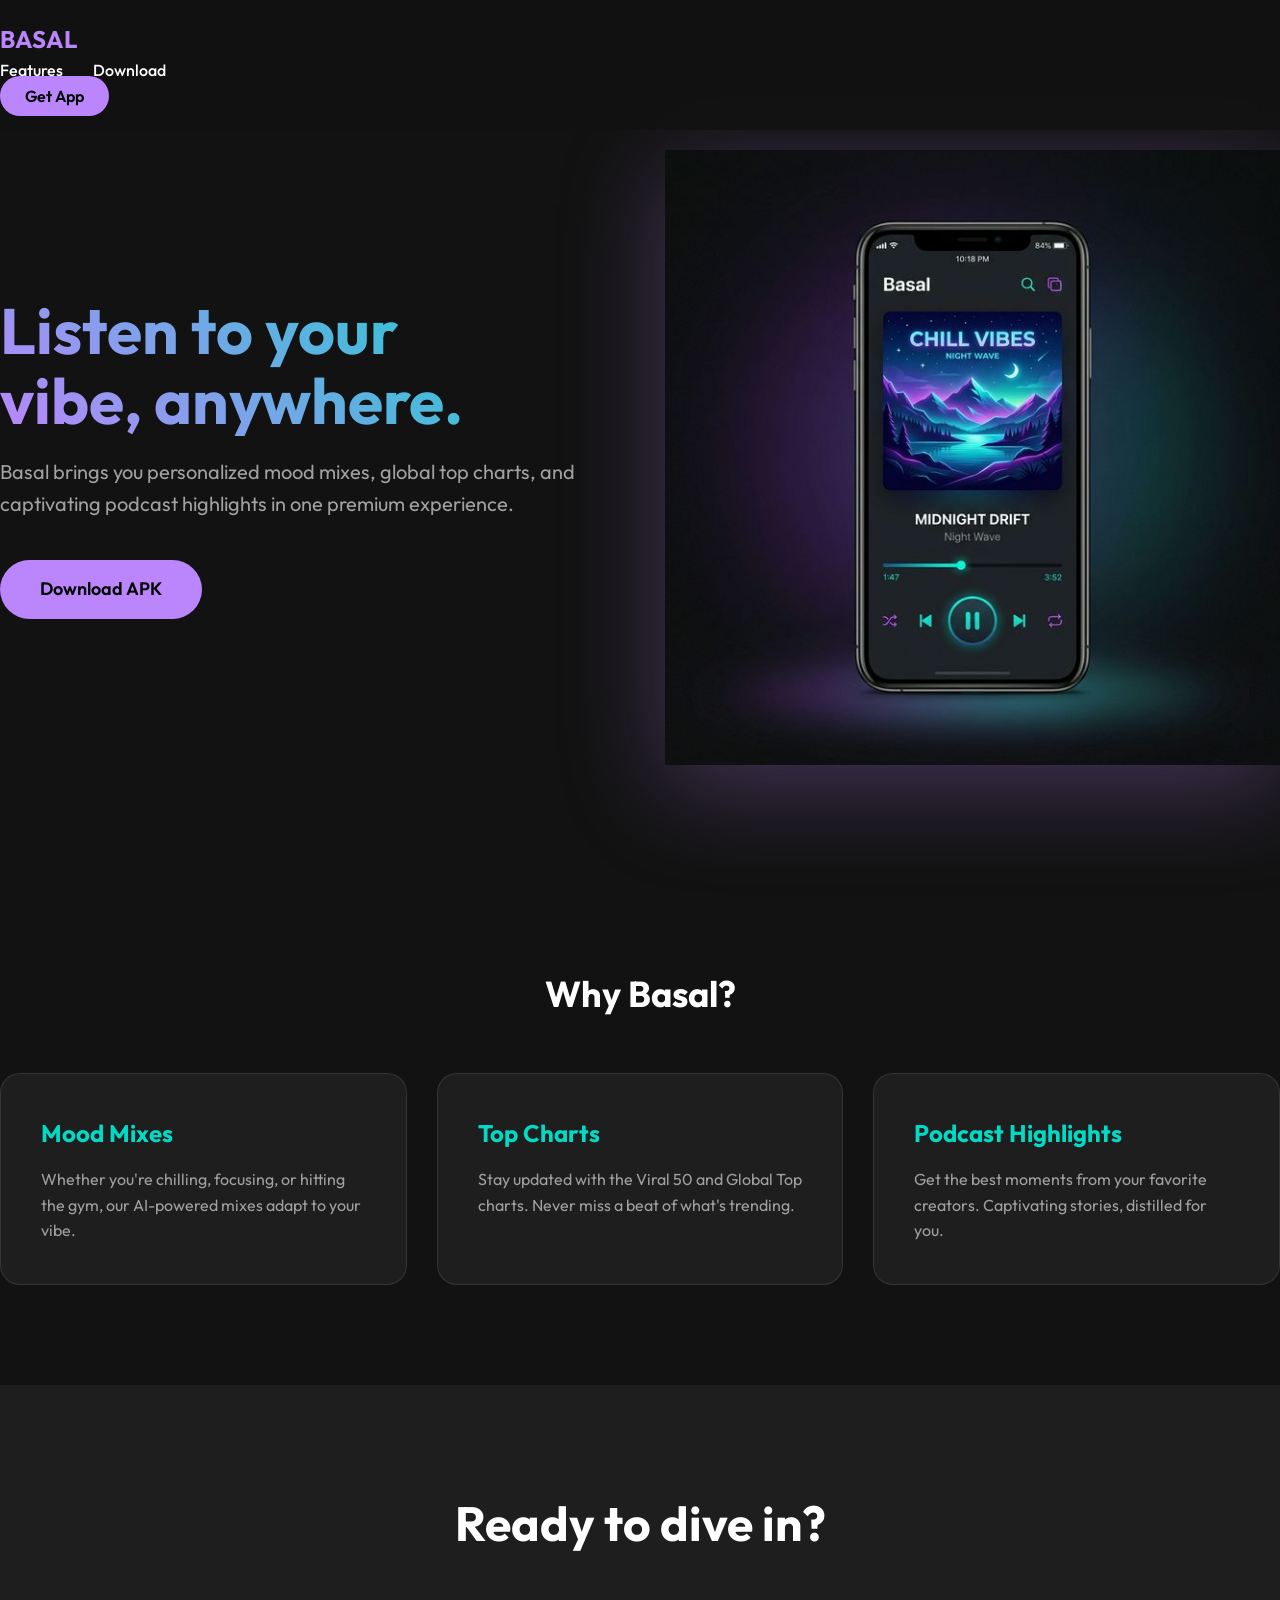
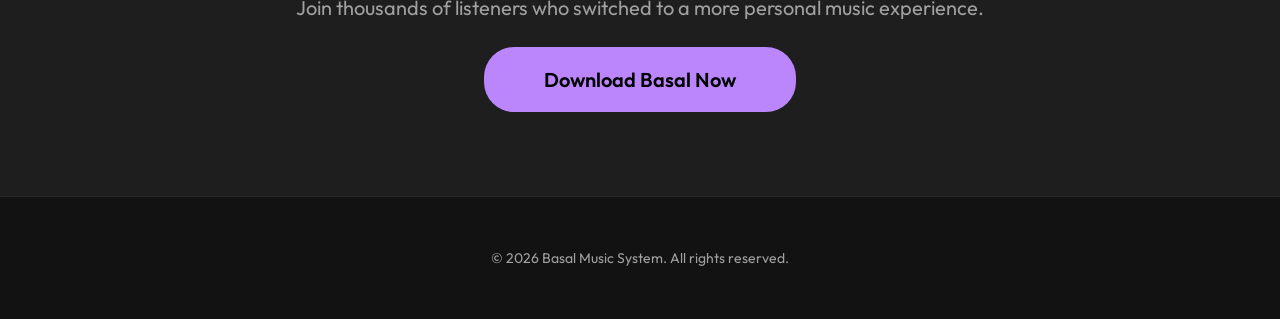
<file: basal_web/index.html>
<!DOCTYPE html>
<html lang="en">
<head>
    <meta charset="UTF-8">
    <meta name="viewport" content="width=device-width, initial-scale=1.0">
    <title>Basal | More than just music</title>
    <link rel="stylesheet" href="styles.css">
    <link rel="icon" type="image/png" href="assets/mockup.png">
</head>
<body>
    <header>
        <div class="container nav">
            <a href="index.html" class="logo">BASAL</a>
            <ul class="nav-links">
                <li><a href="#features">Features</a></li>
                <li><a href="download.html">Download</a></li>
            </ul>
            <a href="download.html" class="btn-download">Get App</a>
        </div>
    </header>

    <section class="hero">
        <div class="container" style="display: flex; align-items: center; gap: 50px;">
            <div class="hero-content">
                <h1>Listen to your <br>vibe, anywhere.</h1>
                <p>Basal brings you personalized mood mixes, global top charts, and captivating podcast highlights in one premium experience.</p>
                <div style="display: flex; gap: 20px;">
                    <a href="download.html" class="btn-download" style="padding: 15px 40px; font-size: 18px;">Download APK</a>
                </div>
            </div>
            <div class="hero-image">
                <img src="assets/mockup.png" alt="Basal App Mockup">
            </div>
        </div>
    </section>

    <section id="features" class="features">
        <div class="container text-center">
            <h2 style="font-size: 36px; margin-bottom: 50px; text-align: center;">Why Basal?</h2>
            <div class="features-grid">
                <div class="feature-card">
                    <h3>Mood Mixes</h3>
                    <p>Whether you're chilling, focusing, or hitting the gym, our AI-powered mixes adapt to your vibe.</p>
                </div>
                <div class="feature-card">
                    <h3>Top Charts</h3>
                    <p>Stay updated with the Viral 50 and Global Top charts. Never miss a beat of what's trending.</p>
                </div>
                <div class="feature-card">
                    <h3>Podcast Highlights</h3>
                    <p>Get the best moments from your favorite creators. Captivating stories, distilled for you.</p>
                </div>
            </div>
        </div>
    </section>

    <section style="padding: 100px 0; background: var(--surface); text-align: center;">
        <div class="container">
            <h2 style="font-size: 48px; margin-bottom: 30px;">Ready to dive in?</h2>
            <p style="color: var(--text-dim); margin-bottom: 40px; font-size: 20px;">Join thousands of listeners who switched to a more personal music experience.</p>
            <a href="download.html" class="btn-download" style="padding: 20px 60px; font-size: 20px;">Download Basal Now</a>
        </div>
    </section>

    <footer>
        <div class="container">
            <p>&copy; 2026 Basal Music System. All rights reserved.</p>
        </div>
    </footer>
</body>
</html>
</file>
<file: basal_web/styles.css>
@import url('https://fonts.googleapis.com/css2?family=Outfit:wght@300;400;600;700&display=swap');

:root {
    --primary: #BB86FC;
    --secondary: #03DAC6;
    --background: #121212;
    --surface: #1E1E1E;
    --text: #FFFFFF;
    --text-dim: #A0A0A0;
    --glass: rgba(255, 255, 255, 0.05);
    --glass-border: rgba(255, 255, 255, 0.1);
}

* {
    margin: 0;
    padding: 0;
    box-sizing: border-box;
}

body {
    font-family: 'Outfit', sans-serif;
    background-color: var(--background);
    color: var(--text);
    line-height: 1.6;
    overflow-x: hidden;
}

container {
    max-width: 1200px;
    margin: 0 auto;
    padding: 0 20px;
}

header {
    padding: 20px 0;
    position: fixed;
    width: 100%;
    top: 0;
    z-index: 1000;
    background: rgba(18, 18, 18, 0.8);
    backdrop-filter: blur(10px);
}

nav {
    display: flex;
    justify-content: space-between;
    align-items: center;
}

.logo {
    font-size: 24px;
    font-weight: 700;
    color: var(--primary);
    text-decoration: none;
}

.nav-links {
    display: flex;
    gap: 30px;
    list-style: none;
}

.nav-links a {
    color: var(--text);
    text-decoration: none;
    font-weight: 500;
    transition: color 0.3s;
}

.nav-links a:hover {
    color: var(--primary);
}

.btn-download {
    background: var(--primary);
    color: #000;
    padding: 10px 25px;
    border-radius: 30px;
    font-weight: 600;
    text-decoration: none;
    transition: transform 0.3s, background 0.3s;
}

.btn-download:hover {
    transform: translateY(-2px);
    background: #a37cf0;
}

.hero {
    padding: 150px 0 100px;
    display: flex;
    align-items: center;
    gap: 50px;
}

.hero-content {
    flex: 1;
}

.hero-content h1 {
    font-size: 64px;
    line-height: 1.1;
    margin-bottom: 20px;
    background: linear-gradient(45deg, var(--primary), var(--secondary));
    -webkit-background-clip: text;
    -webkit-text-fill-color: transparent;
}

.hero-content p {
    font-size: 20px;
    color: var(--text-dim);
    margin-bottom: 40px;
}

.hero-image {
    flex: 1;
    display: flex;
    justify-content: center;
}

.hero-image img {
    max-width: 100%;
    height: auto;
    filter: drop-shadow(0 20px 50px rgba(187, 134, 252, 0.3));
}

.features {
    padding: 100px 0;
}

.features-grid {
    display: grid;
    grid-template-columns: repeat(auto-fit, minmax(300px, 1fr));
    gap: 30px;
}

.feature-card {
    background: var(--glass);
    border: 1px solid var(--glass-border);
    padding: 40px;
    border-radius: 20px;
    transition: transform 0.3s;
}

.feature-card:hover {
    transform: translateY(-10px);
    background: rgba(255, 255, 255, 0.08);
}

.feature-card h3 {
    font-size: 24px;
    margin-bottom: 15px;
    color: var(--secondary);
}

.feature-card p {
    color: var(--text-dim);
}

.download-page {
    padding: 150px 0;
    text-align: center;
}

.download-box {
    background: var(--surface);
    max-width: 600px;
    margin: 0 auto;
    padding: 50px;
    border-radius: 24px;
    border: 1px solid var(--glass-border);
}

.download-box h2 {
    font-size: 36px;
    margin-bottom: 20px;
}

.apk-badge {
    display: inline-flex;
    align-items: center;
    gap: 10px;
    background: #fff;
    color: #000;
    padding: 15px 40px;
    border-radius: 40px;
    margin-top: 30px;
    text-decoration: none;
    font-weight: 700;
}

footer {
    padding: 50px 0;
    text-align: center;
    border-top: 1px solid var(--glass-border);
    color: var(--text-dim);
    font-size: 14px;
}

@media (max-width: 768px) {
    .hero {
        flex-direction: column;
        text-align: center;
        padding-top: 120px;
    }
    .hero-content h1 {
        font-size: 48px;
    }
    .nav-links {
        display: none;
    }
}
</file>
